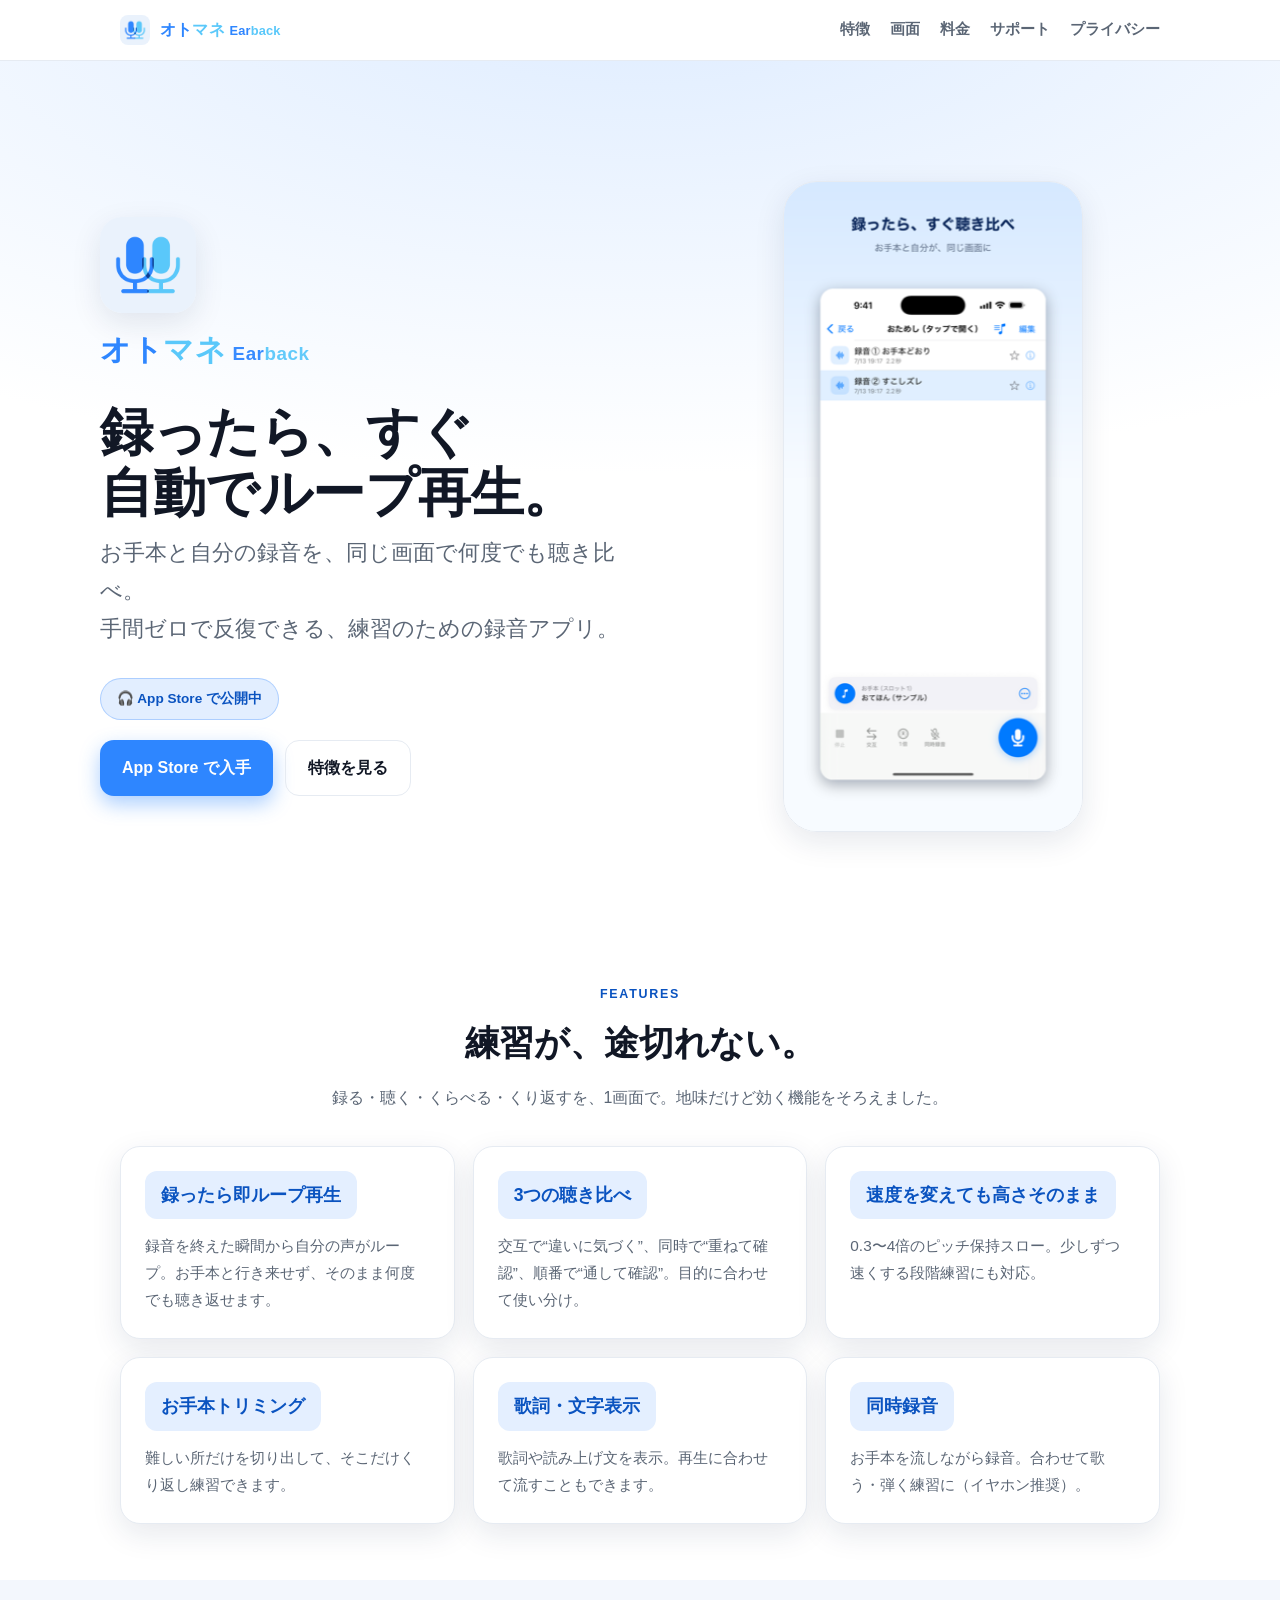
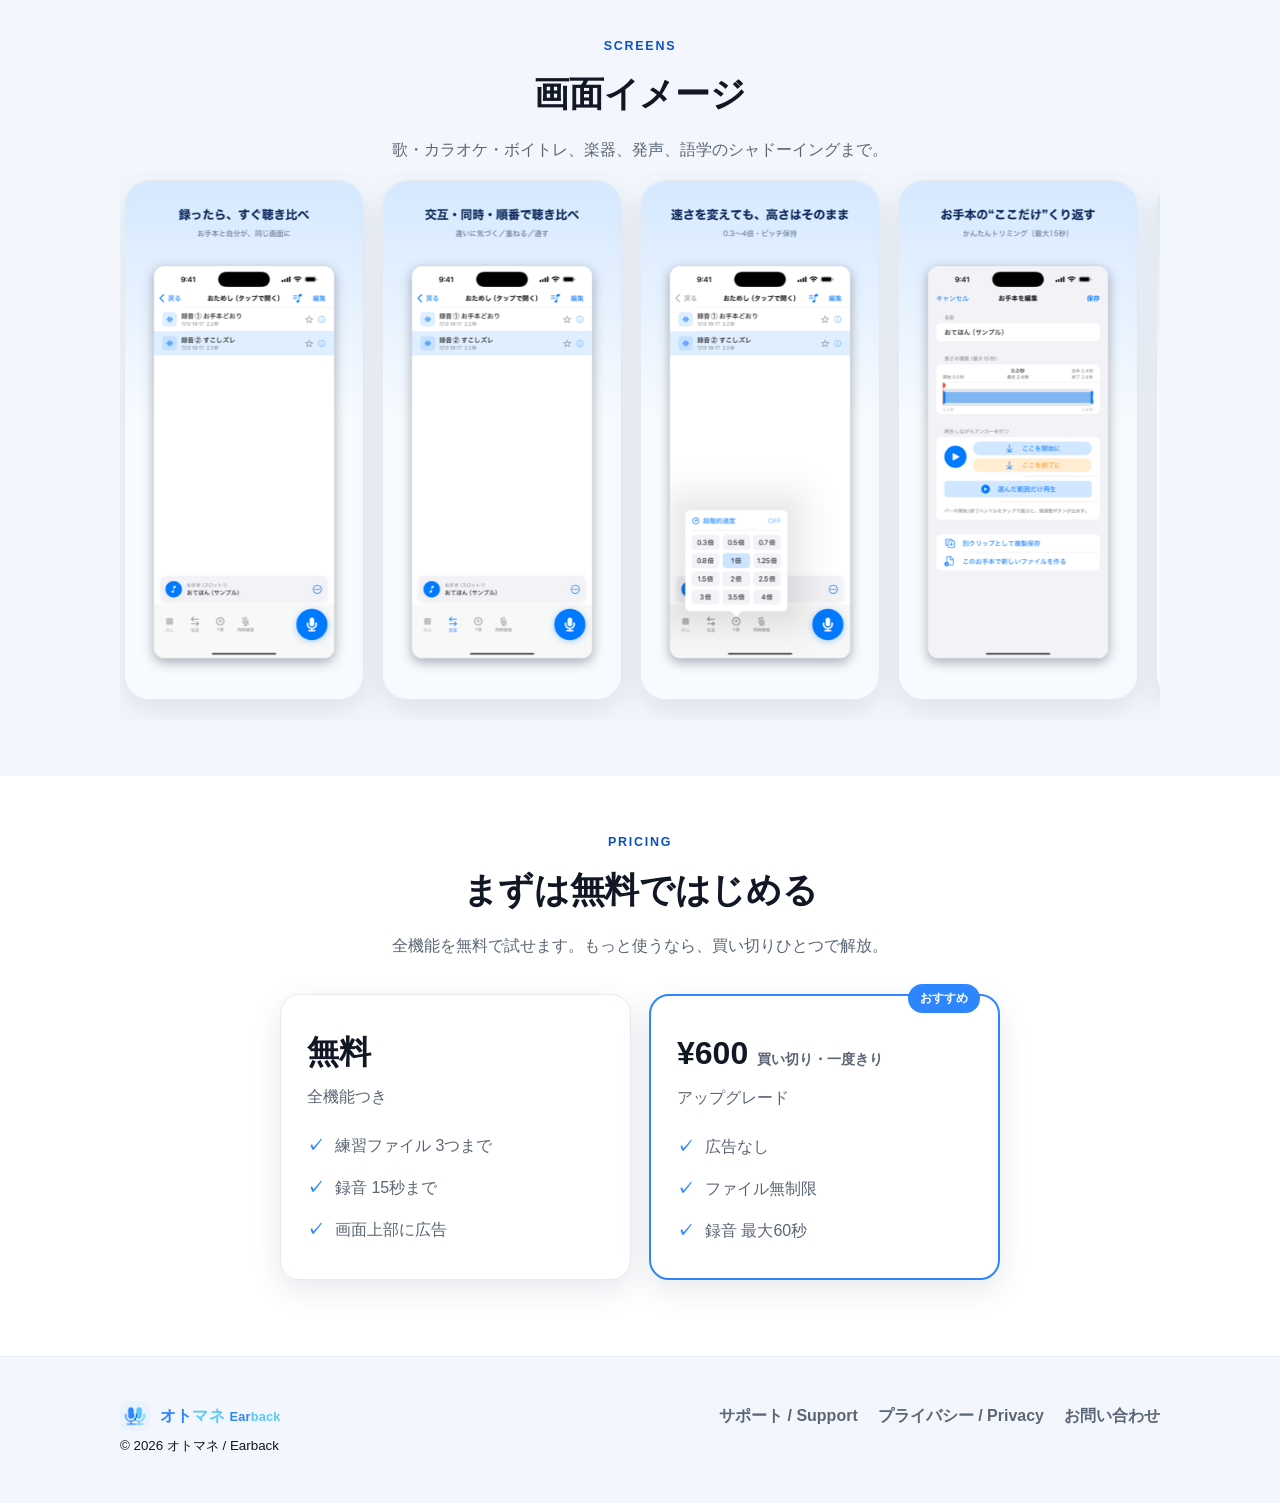
<file: index.html>
<!doctype html>
<html lang="ja">
<head>
<meta charset="utf-8">
<meta name="viewport" content="width=device-width, initial-scale=1">
<title>オトマネ / Earback — 録ったら、すぐ自動でループ再生</title>
<meta name="description" content="お手本と自分の録音を同じ画面で聴き比べて練習する録音アプリ。録音したらすぐ自動でループ再生。歌・楽器・語学の反復練習に。">
<link rel="icon" href="./assets/icon.png">
<link rel="stylesheet" href="./style.css">
</head>
<body>

<header class="nav">
  <div class="wrap row">
    <a class="brand" href="./index.html">
      <img src="./assets/icon.png" alt="オトマネ">
      <span><span class="wm-a">オト</span><span class="wm-b">マネ</span> <small><span class="wm-a">Ear</span><span class="wm-b">back</span></small></span>
    </a>
    <nav>
      <a href="#features">特徴</a>
      <a href="#shots">画面</a>
      <a href="#price">料金</a>
      <a href="./support.html">サポート</a>
      <a href="./privacy.html">プライバシー</a>
    </nav>
  </div>
</header>

<section class="hero">
  <div class="wrap grid">
    <div>
      <img class="appicon" src="./assets/icon.png" alt="オトマネ アイコン">
      <div class="hero-brand"><span class="wm-a">オト</span><span class="wm-b">マネ</span><small><span class="wm-a">Ear</span><span class="wm-b">back</span></small></div>
      <h1>録ったら、すぐ<br>自動でループ再生。</h1>
      <p class="lead">お手本と自分の録音を、同じ画面で何度でも聴き比べ。<br>手間ゼロで反復できる、練習のための録音アプリ。</p>
      <span class="pill">🎧 App Store で公開中</span>
      <div class="btnrow">
        <a class="btn" href="https://apps.apple.com/app/id6777748603">App Store で入手</a>
        <a class="btn ghost" href="#features">特徴を見る</a>
      </div>
    </div>
    <img class="phone" src="./assets/shots/shot1.png" alt="オトマネの画面">
  </div>
</section>

<section id="features">
  <div class="wrap center">
    <p class="eyebrow">Features</p>
    <h2 class="title">練習が、途切れない。</h2>
    <p class="sub">録る・聴く・くらべる・くり返すを、1画面で。地味だけど効く機能をそろえました。</p>
  </div>
  <div class="wrap feat">
    <div class="card"><h3>録ったら即ループ再生</h3><p>録音を終えた瞬間から自分の声がループ。お手本と行き来せず、そのまま何度でも聴き返せます。</p></div>
    <div class="card"><h3>3つの聴き比べ</h3><p>交互で“違いに気づく”、同時で“重ねて確認”、順番で“通して確認”。目的に合わせて使い分け。</p></div>
    <div class="card"><h3>速度を変えても高さそのまま</h3><p>0.3〜4倍のピッチ保持スロー。少しずつ速くする段階練習にも対応。</p></div>
    <div class="card"><h3>お手本トリミング</h3><p>難しい所だけを切り出して、そこだけくり返し練習できます。</p></div>
    <div class="card"><h3>歌詞・文字表示</h3><p>歌詞や読み上げ文を表示。再生に合わせて流すこともできます。</p></div>
    <div class="card"><h3>同時録音</h3><p>お手本を流しながら録音。合わせて歌う・弾く練習に（イヤホン推奨）。</p></div>
  </div>
</section>

<section id="shots" style="background:var(--bg-soft)">
  <div class="wrap center">
    <p class="eyebrow">Screens</p>
    <h2 class="title">画面イメージ</h2>
    <p class="sub">歌・カラオケ・ボイトレ、楽器、発声、語学のシャドーイングまで。</p>
  </div>
  <div class="wrap">
    <div class="gallery">
      <img src="./assets/shots/shot1.png" alt="聴き比べ画面">
      <img src="./assets/shots/shot2.png" alt="交互・同時・順番">
      <img src="./assets/shots/shot3.png" alt="速度変更">
      <img src="./assets/shots/shot4.png" alt="トリミング">
      <img src="./assets/shots/shot5.png" alt="文字表示">
      <img src="./assets/shots/shot6.png" alt="料金">
    </div>
  </div>
</section>

<section id="price">
  <div class="wrap center">
    <p class="eyebrow">Pricing</p>
    <h2 class="title">まずは無料ではじめる</h2>
    <p class="sub">全機能を無料で試せます。もっと使うなら、買い切りひとつで解放。</p>
  </div>
  <div class="wrap price">
    <div class="plan">
      <div class="amt">無料</div>
      <p style="color:var(--muted);margin:.2em 0 0">全機能つき</p>
      <ul>
        <li>練習ファイル 3つまで</li>
        <li>録音 15秒まで</li>
        <li>画面上部に広告</li>
      </ul>
    </div>
    <div class="plan best">
      <div class="amt">¥600 <span style="font-size:.9rem;color:var(--muted);font-weight:600">買い切り・一度きり</span></div>
      <p style="color:var(--muted);margin:.2em 0 0">アップグレード</p>
      <ul>
        <li>広告なし</li>
        <li>ファイル無制限</li>
        <li>録音 最大60秒</li>
      </ul>
    </div>
  </div>
</section>

<footer>
  <div class="wrap foot">
    <a class="brand" href="./index.html"><img src="./assets/icon.png" alt=""><span><span class="wm-a">オト</span><span class="wm-b">マネ</span> <small><span class="wm-a">Ear</span><span class="wm-b">back</span></small></span></a>
    <div class="links">
      <a href="./support.html">サポート / Support</a>
      <a href="./privacy.html">プライバシー / Privacy</a>
      <a href="mailto:rararastudioapp@gmail.com">お問い合わせ</a>
    </div>
  </div>
  <div class="wrap"><small>© 2026 オトマネ / Earback</small></div>
</footer>

</body>
</html>
</file>
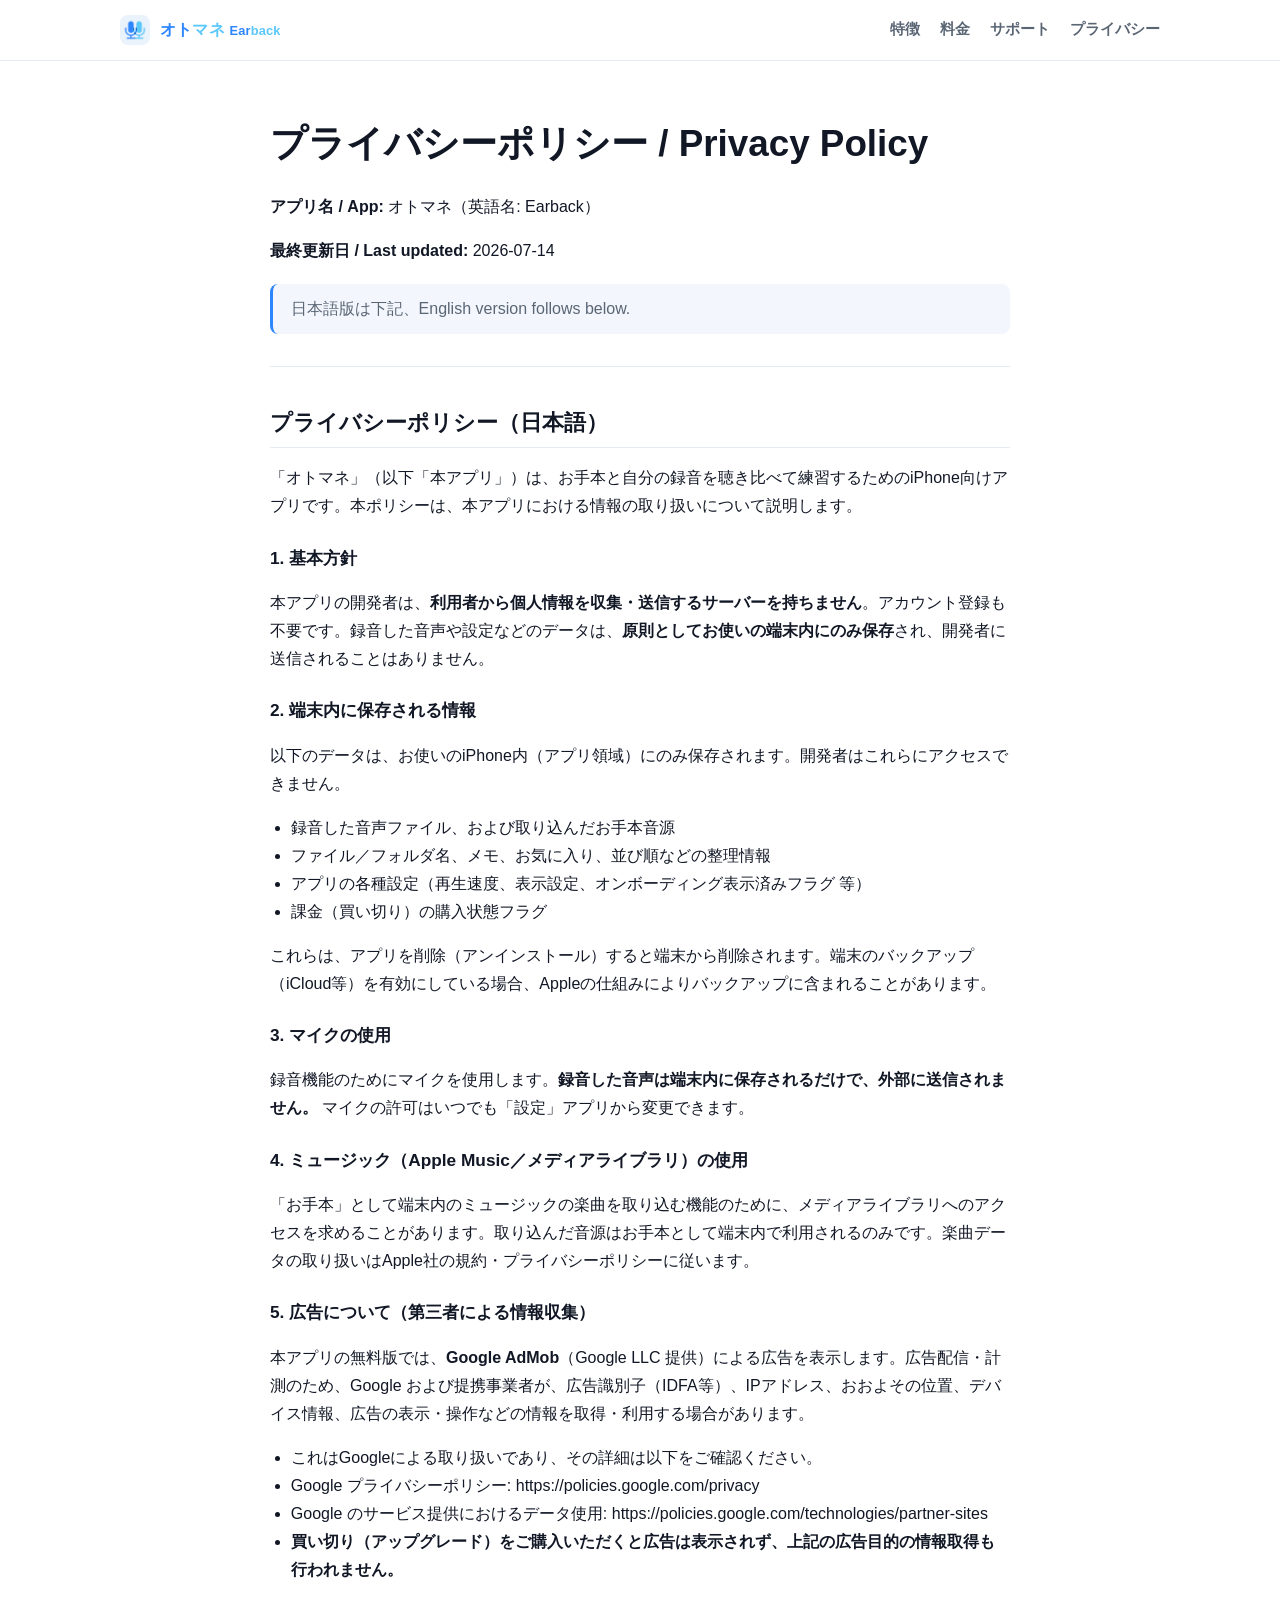
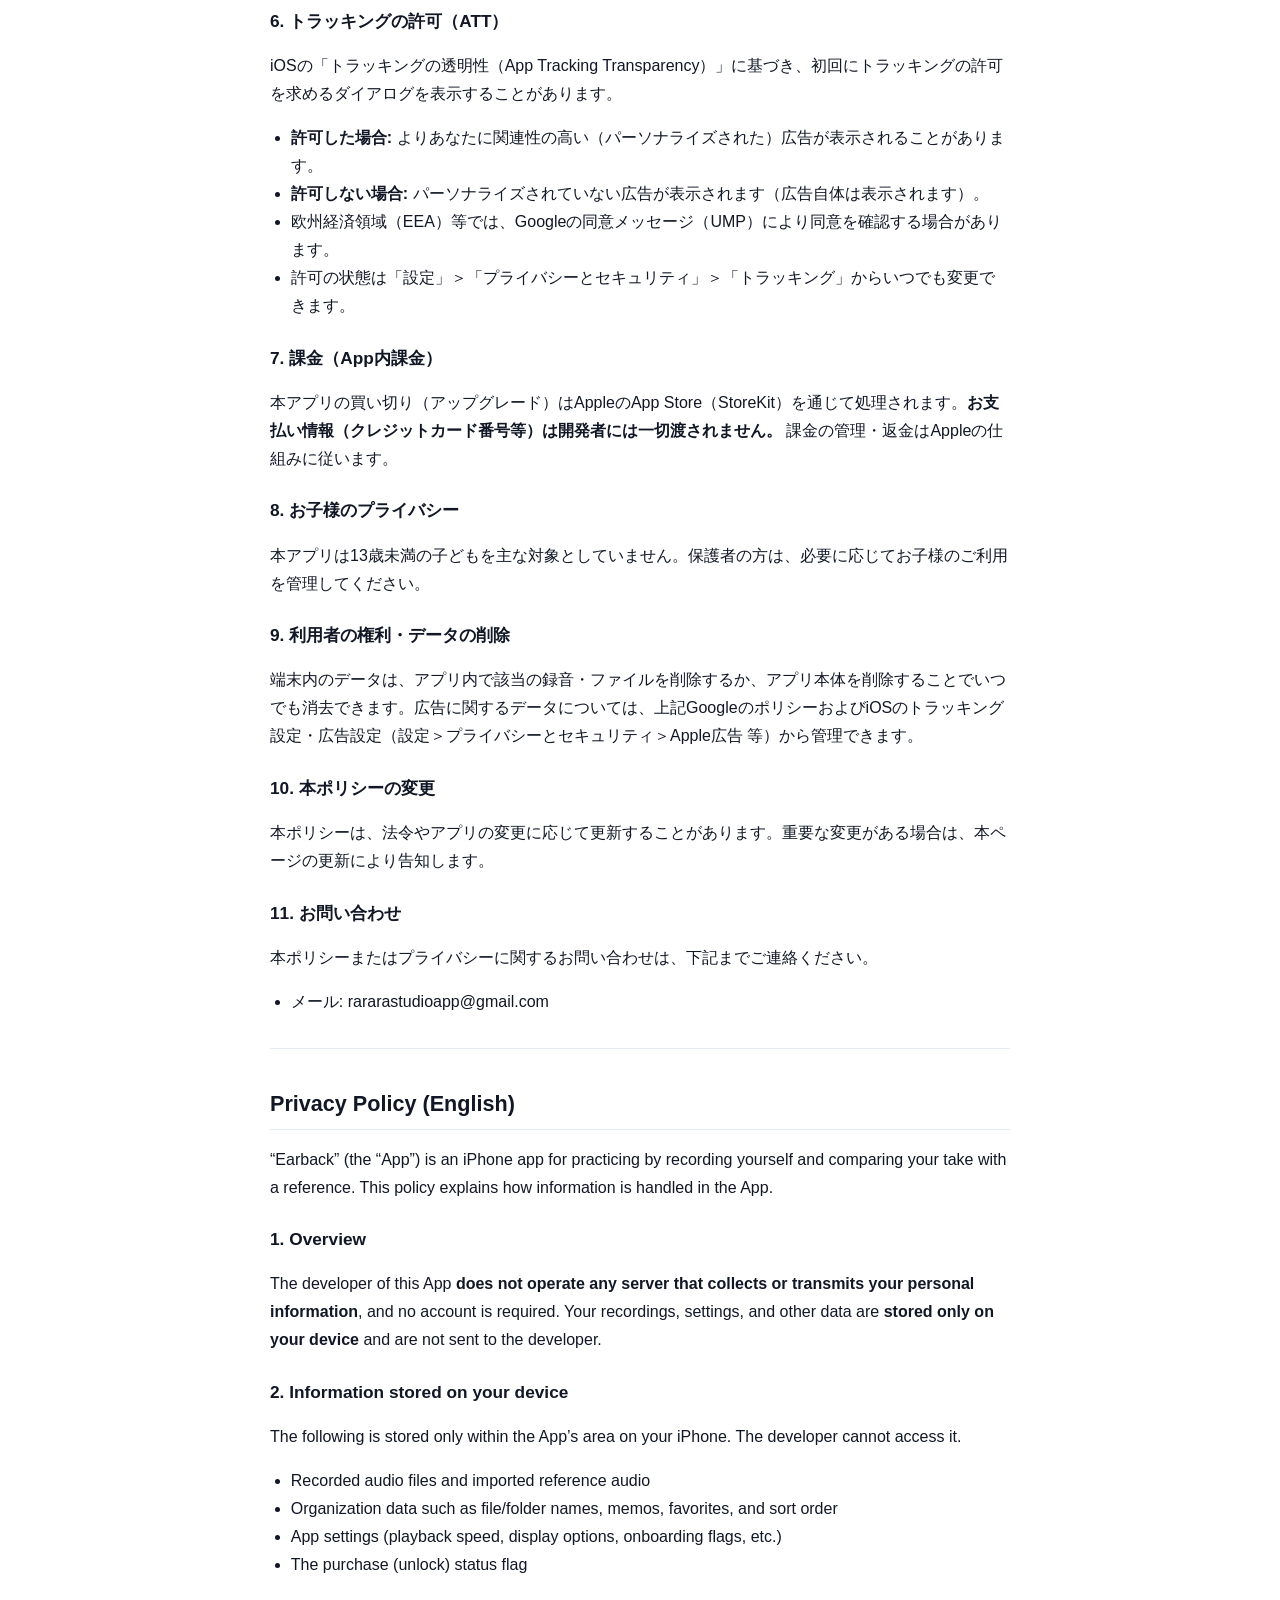
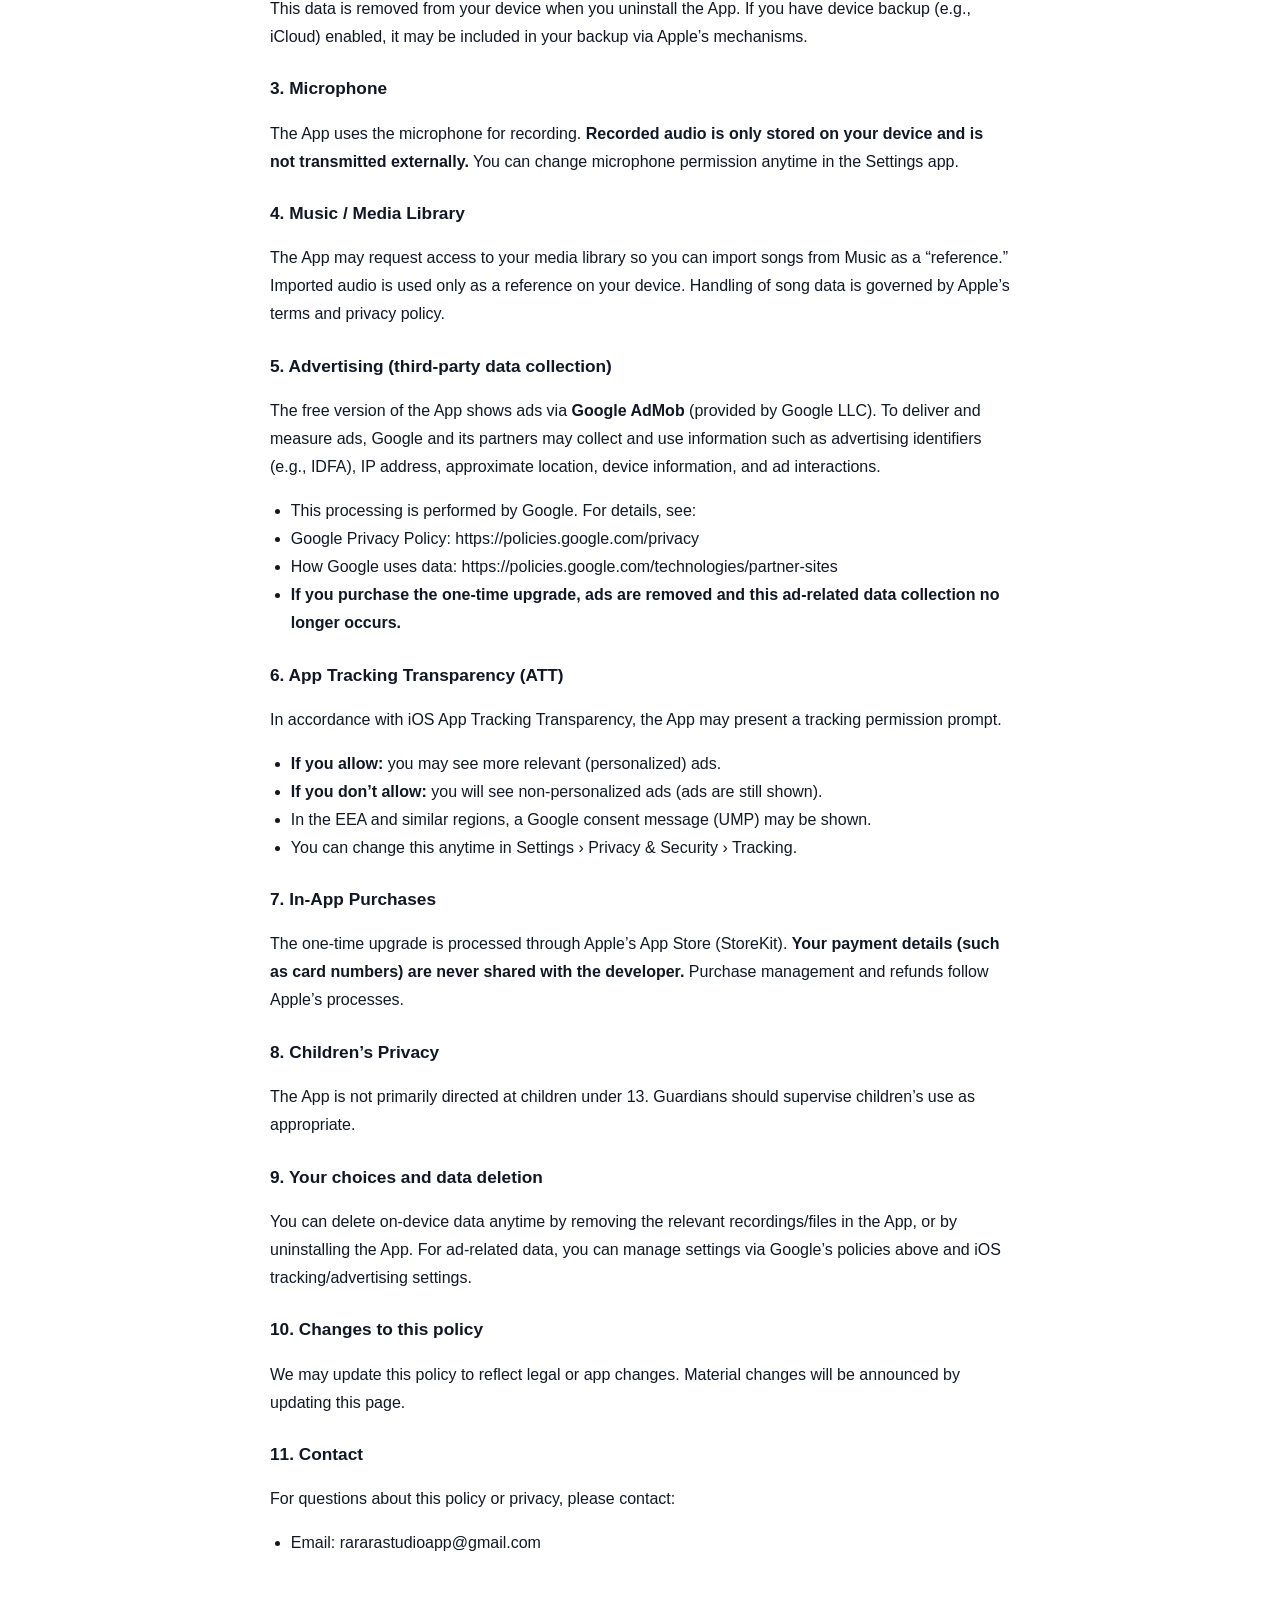
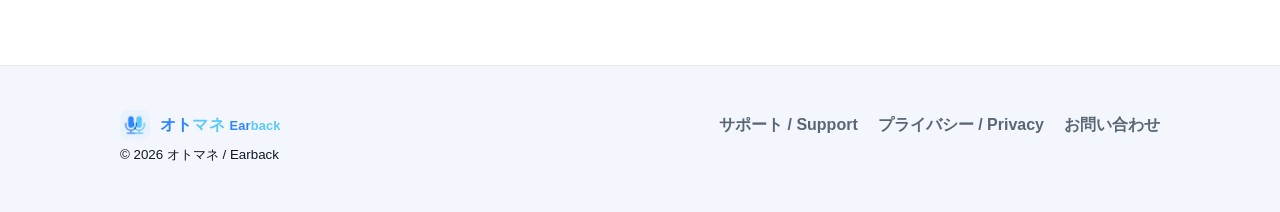
<file: privacy.html>
<!doctype html><html lang="ja"><head><meta charset="utf-8"><meta name="viewport" content="width=device-width, initial-scale=1"><title>プライバシーポリシー / Privacy Policy — オトマネ / Earback</title><meta name="description" content="オトマネ（Earback）のプライバシーポリシー"><link rel="icon" href="./assets/icon.png"><link rel="stylesheet" href="./style.css"></head><body>
<header class="nav"><div class="wrap row"><a class="brand" href="./index.html"><img src="./assets/icon.png" alt="オトマネ"><span><span class="wm-a">オト</span><span class="wm-b">マネ</span> <small><span class="wm-a">Ear</span><span class="wm-b">back</span></small></span></a><nav><a href="./index.html#features">特徴</a><a href="./index.html#price">料金</a><a href="./support.html">サポート</a><a href="./privacy.html">プライバシー</a></nav></div></header>
<main class="article"><div class="wrap prose">
<h1>プライバシーポリシー / Privacy Policy</h1>
<p><strong>アプリ名 / App:</strong> オトマネ（英語名: Earback）</p>
<p><strong>最終更新日 / Last updated:</strong> 2026-07-14</p>
<blockquote>日本語版は下記、English version follows below.</blockquote>
<hr>
<h2>プライバシーポリシー（日本語）</h2>
<p>「オトマネ」（以下「本アプリ」）は、お手本と自分の録音を聴き比べて練習するためのiPhone向けアプリです。本ポリシーは、本アプリにおける情報の取り扱いについて説明します。</p>
<h3>1. 基本方針</h3>
<p>本アプリの開発者は、<strong>利用者から個人情報を収集・送信するサーバーを持ちません</strong>。アカウント登録も不要です。録音した音声や設定などのデータは、<strong>原則としてお使いの端末内にのみ保存</strong>され、開発者に送信されることはありません。</p>
<h3>2. 端末内に保存される情報</h3>
<p>以下のデータは、お使いのiPhone内（アプリ領域）にのみ保存されます。開発者はこれらにアクセスできません。</p>
<ul>
<li>録音した音声ファイル、および取り込んだお手本音源</li>
<li>ファイル／フォルダ名、メモ、お気に入り、並び順などの整理情報</li>
<li>アプリの各種設定（再生速度、表示設定、オンボーディング表示済みフラグ 等）</li>
<li>課金（買い切り）の購入状態フラグ</li>
</ul>
<p>これらは、アプリを削除（アンインストール）すると端末から削除されます。端末のバックアップ（iCloud等）を有効にしている場合、Appleの仕組みによりバックアップに含まれることがあります。</p>
<h3>3. マイクの使用</h3>
<p>録音機能のためにマイクを使用します。<strong>録音した音声は端末内に保存されるだけで、外部に送信されません。</strong> マイクの許可はいつでも「設定」アプリから変更できます。</p>
<h3>4. ミュージック（Apple Music／メディアライブラリ）の使用</h3>
<p>「お手本」として端末内のミュージックの楽曲を取り込む機能のために、メディアライブラリへのアクセスを求めることがあります。取り込んだ音源はお手本として端末内で利用されるのみです。楽曲データの取り扱いはApple社の規約・プライバシーポリシーに従います。</p>
<h3>5. 広告について（第三者による情報収集）</h3>
<p>本アプリの無料版では、<strong>Google AdMob</strong>（Google LLC 提供）による広告を表示します。広告配信・計測のため、Google および提携事業者が、広告識別子（IDFA等）、IPアドレス、おおよその位置、デバイス情報、広告の表示・操作などの情報を取得・利用する場合があります。</p>
<ul>
<li>これはGoogleによる取り扱いであり、その詳細は以下をご確認ください。</li>
<li>Google プライバシーポリシー: https://policies.google.com/privacy</li>
<li>Google のサービス提供におけるデータ使用: https://policies.google.com/technologies/partner-sites</li>
<li><strong>買い切り（アップグレード）をご購入いただくと広告は表示されず、上記の広告目的の情報取得も行われません。</strong></li>
</ul>
<h3>6. トラッキングの許可（ATT）</h3>
<p>iOSの「トラッキングの透明性（App Tracking Transparency）」に基づき、初回にトラッキングの許可を求めるダイアログを表示することがあります。</p>
<ul>
<li><strong>許可した場合:</strong> よりあなたに関連性の高い（パーソナライズされた）広告が表示されることがあります。</li>
<li><strong>許可しない場合:</strong> パーソナライズされていない広告が表示されます（広告自体は表示されます）。</li>
<li>欧州経済領域（EEA）等では、Googleの同意メッセージ（UMP）により同意を確認する場合があります。</li>
<li>許可の状態は「設定」＞「プライバシーとセキュリティ」＞「トラッキング」からいつでも変更できます。</li>
</ul>
<h3>7. 課金（App内課金）</h3>
<p>本アプリの買い切り（アップグレード）はAppleのApp Store（StoreKit）を通じて処理されます。<strong>お支払い情報（クレジットカード番号等）は開発者には一切渡されません。</strong> 課金の管理・返金はAppleの仕組みに従います。</p>
<h3>8. お子様のプライバシー</h3>
<p>本アプリは13歳未満の子どもを主な対象としていません。保護者の方は、必要に応じてお子様のご利用を管理してください。</p>
<h3>9. 利用者の権利・データの削除</h3>
<p>端末内のデータは、アプリ内で該当の録音・ファイルを削除するか、アプリ本体を削除することでいつでも消去できます。広告に関するデータについては、上記GoogleのポリシーおよびiOSのトラッキング設定・広告設定（設定＞プライバシーとセキュリティ＞Apple広告 等）から管理できます。</p>
<h3>10. 本ポリシーの変更</h3>
<p>本ポリシーは、法令やアプリの変更に応じて更新することがあります。重要な変更がある場合は、本ページの更新により告知します。</p>
<h3>11. お問い合わせ</h3>
<p>本ポリシーまたはプライバシーに関するお問い合わせは、下記までご連絡ください。</p>
<ul>
<li>メール: rararastudioapp@gmail.com</li>
</ul>
<hr>
<h2>Privacy Policy (English)</h2>
<p>“Earback” (the “App”) is an iPhone app for practicing by recording yourself and comparing your take with a reference. This policy explains how information is handled in the App.</p>
<h3>1. Overview</h3>
<p>The developer of this App <strong>does not operate any server that collects or transmits your personal information</strong>, and no account is required. Your recordings, settings, and other data are <strong>stored only on your device</strong> and are not sent to the developer.</p>
<h3>2. Information stored on your device</h3>
<p>The following is stored only within the App’s area on your iPhone. The developer cannot access it.</p>
<ul>
<li>Recorded audio files and imported reference audio</li>
<li>Organization data such as file/folder names, memos, favorites, and sort order</li>
<li>App settings (playback speed, display options, onboarding flags, etc.)</li>
<li>The purchase (unlock) status flag</li>
</ul>
<p>This data is removed from your device when you uninstall the App. If you have device backup (e.g., iCloud) enabled, it may be included in your backup via Apple’s mechanisms.</p>
<h3>3. Microphone</h3>
<p>The App uses the microphone for recording. <strong>Recorded audio is only stored on your device and is not transmitted externally.</strong> You can change microphone permission anytime in the Settings app.</p>
<h3>4. Music / Media Library</h3>
<p>The App may request access to your media library so you can import songs from Music as a “reference.” Imported audio is used only as a reference on your device. Handling of song data is governed by Apple’s terms and privacy policy.</p>
<h3>5. Advertising (third-party data collection)</h3>
<p>The free version of the App shows ads via <strong>Google AdMob</strong> (provided by Google LLC). To deliver and measure ads, Google and its partners may collect and use information such as advertising identifiers (e.g., IDFA), IP address, approximate location, device information, and ad interactions.</p>
<ul>
<li>This processing is performed by Google. For details, see:</li>
<li>Google Privacy Policy: https://policies.google.com/privacy</li>
<li>How Google uses data: https://policies.google.com/technologies/partner-sites</li>
<li><strong>If you purchase the one-time upgrade, ads are removed and this ad-related data collection no longer occurs.</strong></li>
</ul>
<h3>6. App Tracking Transparency (ATT)</h3>
<p>In accordance with iOS App Tracking Transparency, the App may present a tracking permission prompt.</p>
<ul>
<li><strong>If you allow:</strong> you may see more relevant (personalized) ads.</li>
<li><strong>If you don’t allow:</strong> you will see non-personalized ads (ads are still shown).</li>
<li>In the EEA and similar regions, a Google consent message (UMP) may be shown.</li>
<li>You can change this anytime in Settings › Privacy &amp; Security › Tracking.</li>
</ul>
<h3>7. In-App Purchases</h3>
<p>The one-time upgrade is processed through Apple’s App Store (StoreKit). <strong>Your payment details (such as card numbers) are never shared with the developer.</strong> Purchase management and refunds follow Apple’s processes.</p>
<h3>8. Children’s Privacy</h3>
<p>The App is not primarily directed at children under 13. Guardians should supervise children’s use as appropriate.</p>
<h3>9. Your choices and data deletion</h3>
<p>You can delete on-device data anytime by removing the relevant recordings/files in the App, or by uninstalling the App. For ad-related data, you can manage settings via Google’s policies above and iOS tracking/advertising settings.</p>
<h3>10. Changes to this policy</h3>
<p>We may update this policy to reflect legal or app changes. Material changes will be announced by updating this page.</p>
<h3>11. Contact</h3>
<p>For questions about this policy or privacy, please contact:</p>
<ul>
<li>Email: rararastudioapp@gmail.com</li>
</ul>
</div></main>
<footer><div class="wrap foot"><a class="brand" href="./index.html"><img src="./assets/icon.png" alt=""><span><span class="wm-a">オト</span><span class="wm-b">マネ</span> <small><span class="wm-a">Ear</span><span class="wm-b">back</span></small></span></a><div class="links"><a href="./support.html">サポート / Support</a><a href="./privacy.html">プライバシー / Privacy</a><a href="mailto:rararastudioapp@gmail.com">お問い合わせ</a></div></div><div class="wrap"><small>© 2026 オトマネ / Earback</small></div></footer>
</body></html>
</file>
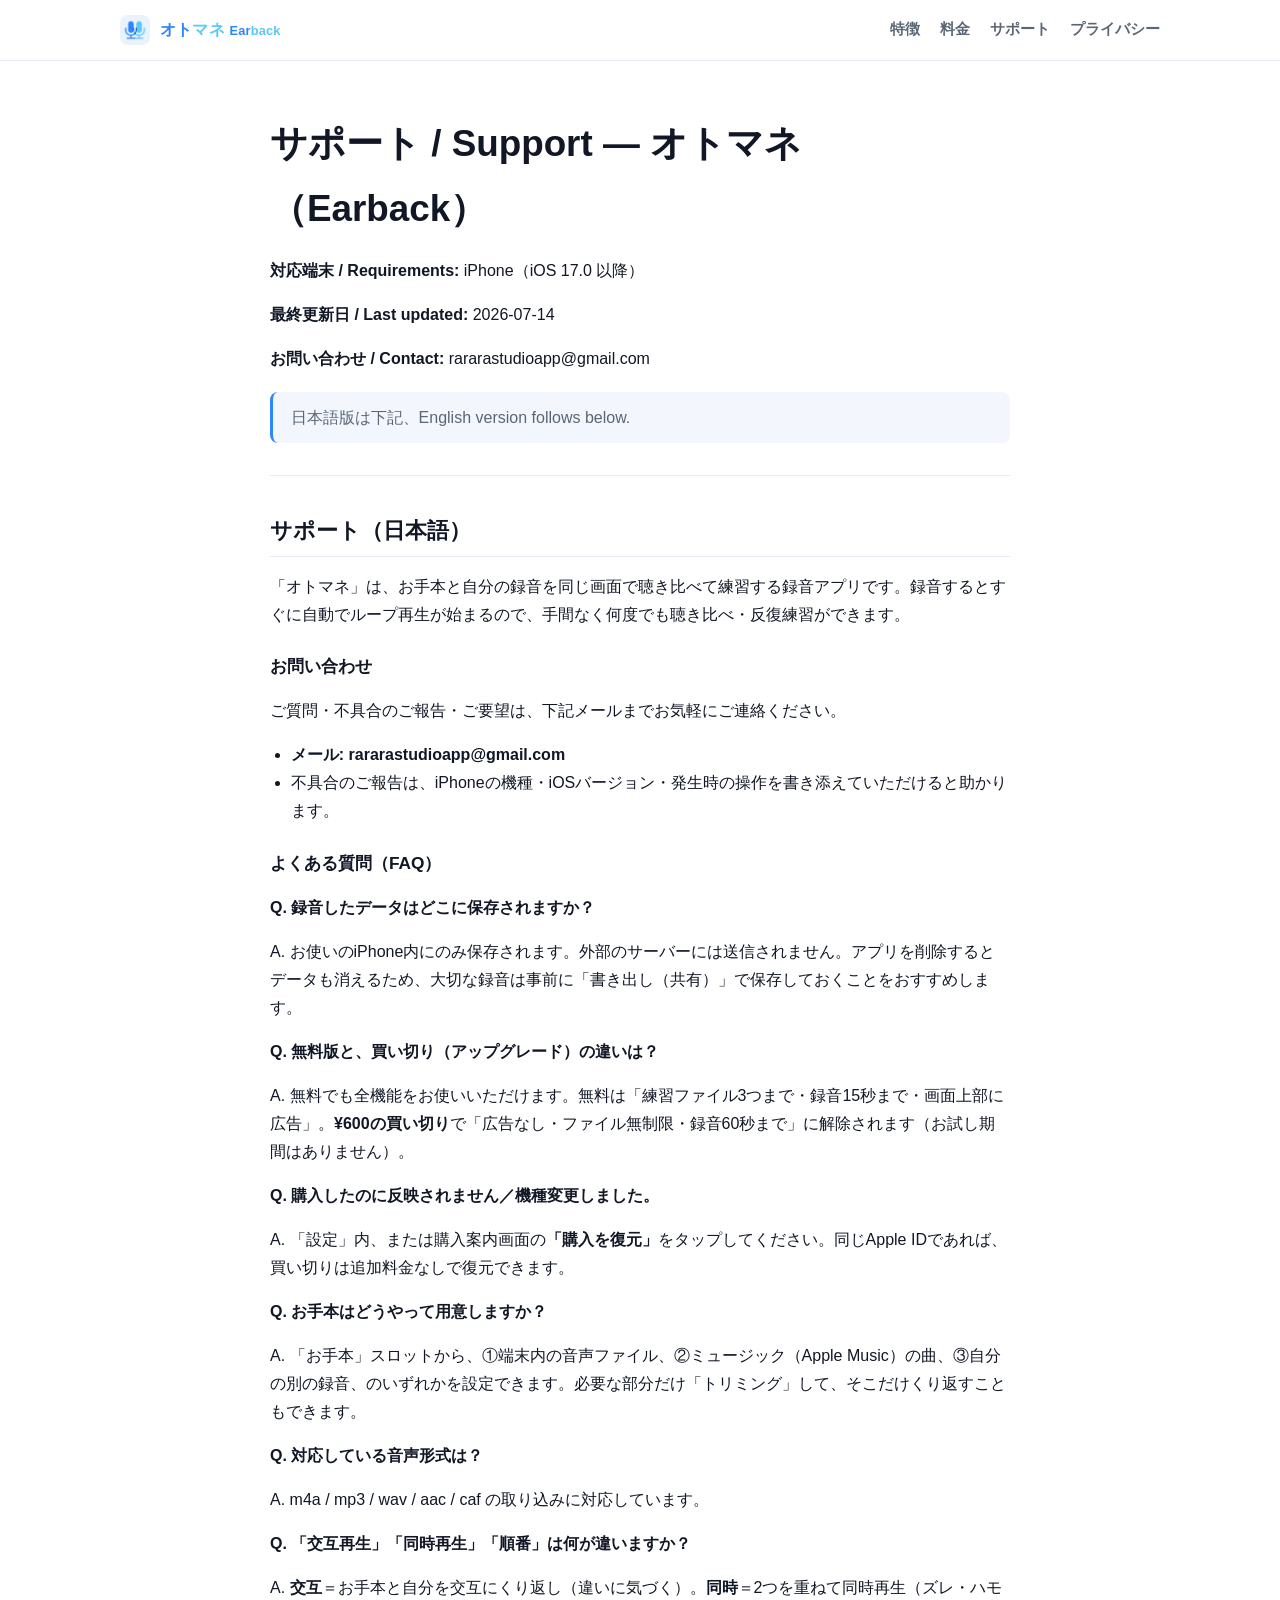
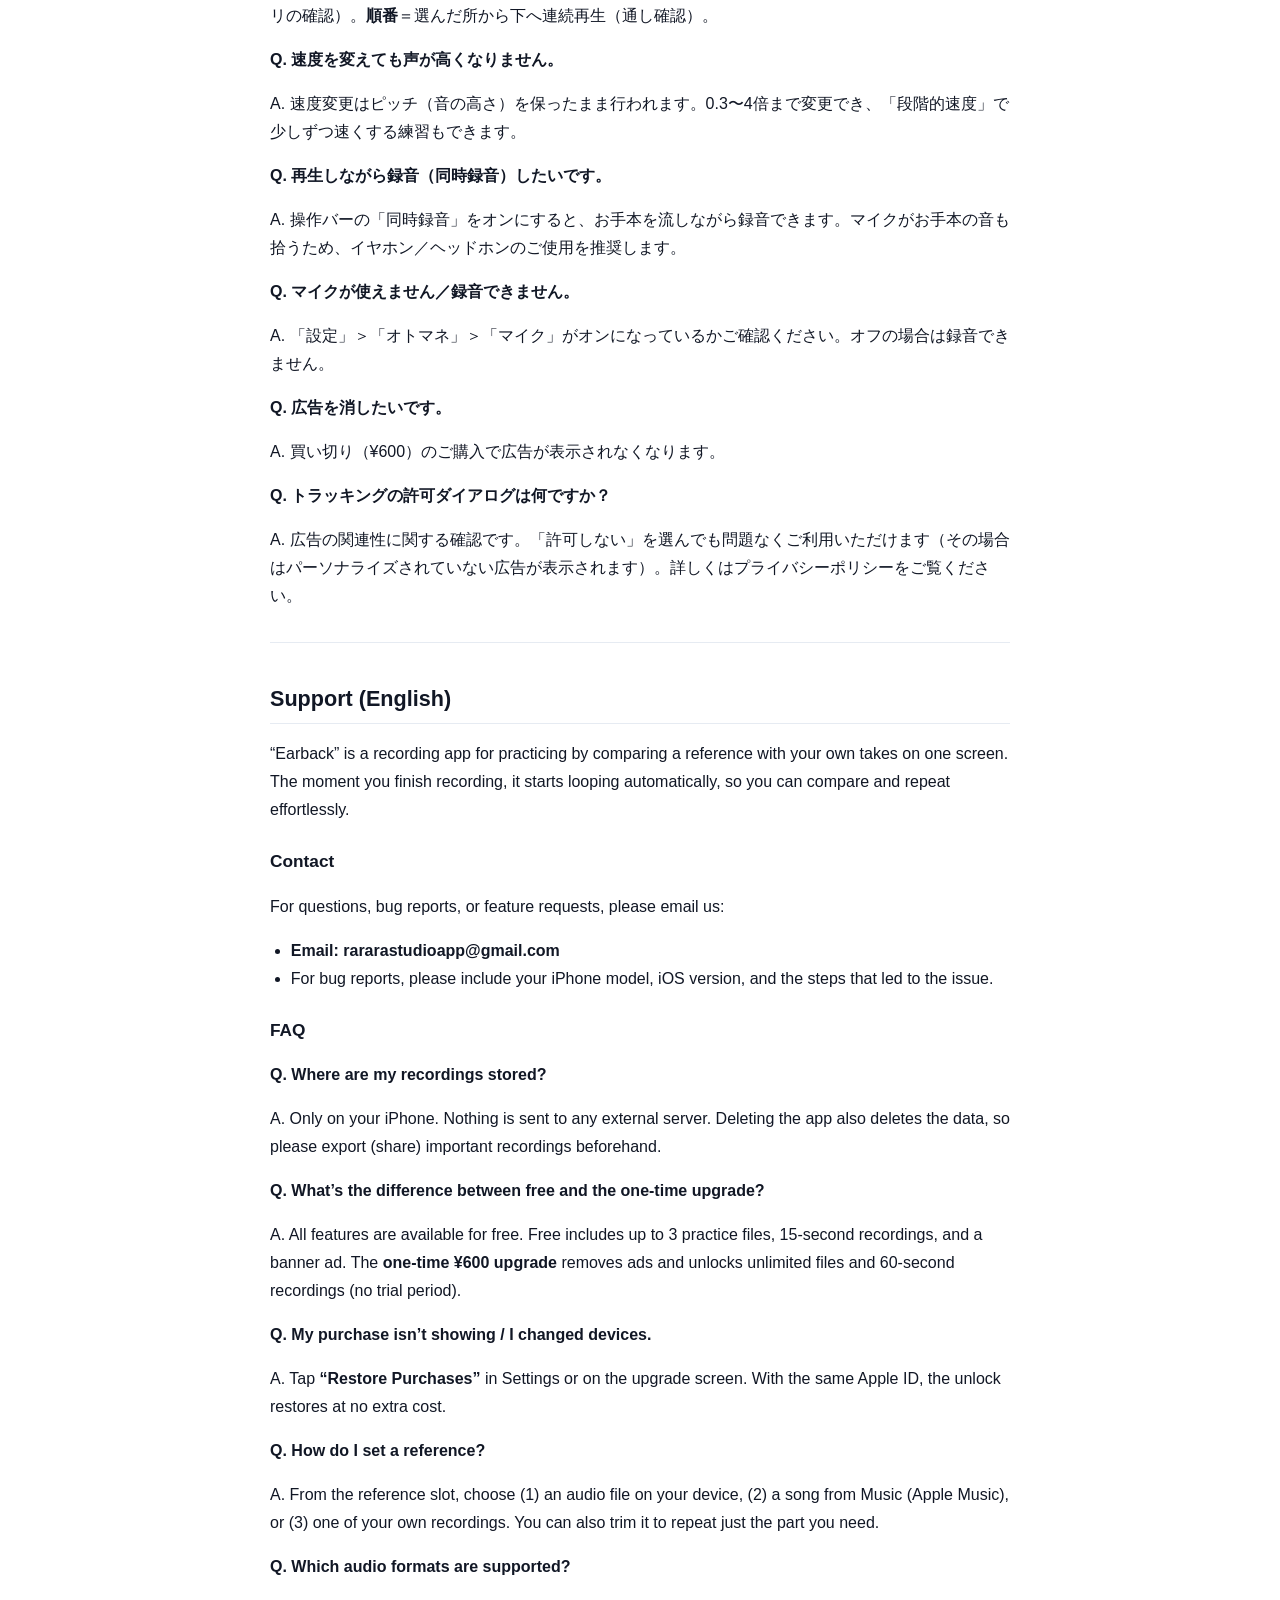
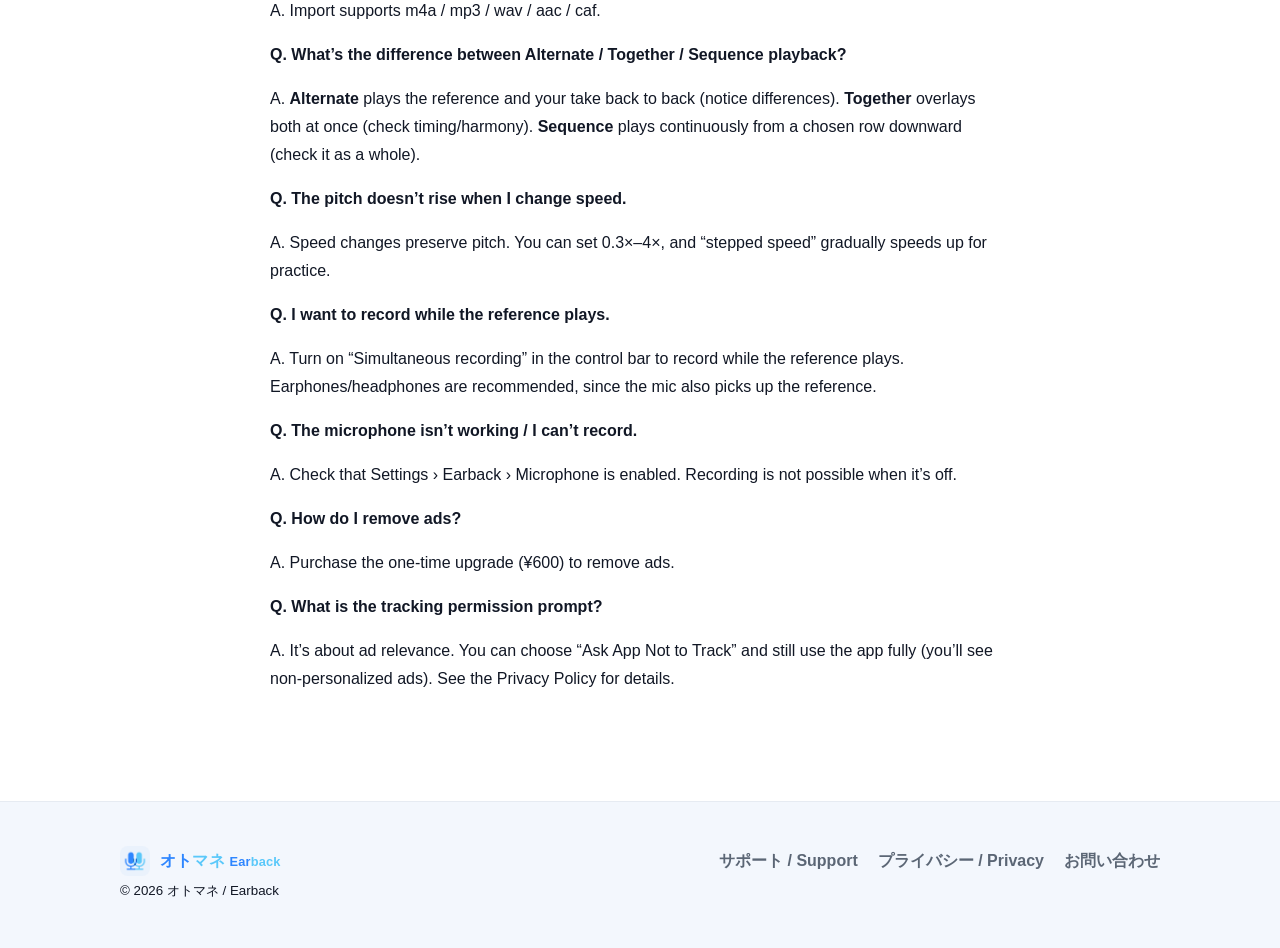
<file: support.html>
<!doctype html><html lang="ja"><head><meta charset="utf-8"><meta name="viewport" content="width=device-width, initial-scale=1"><title>サポート / Support — オトマネ / Earback</title><meta name="description" content="オトマネ（Earback）のサポート・よくある質問"><link rel="icon" href="./assets/icon.png"><link rel="stylesheet" href="./style.css"></head><body>
<header class="nav"><div class="wrap row"><a class="brand" href="./index.html"><img src="./assets/icon.png" alt="オトマネ"><span><span class="wm-a">オト</span><span class="wm-b">マネ</span> <small><span class="wm-a">Ear</span><span class="wm-b">back</span></small></span></a><nav><a href="./index.html#features">特徴</a><a href="./index.html#price">料金</a><a href="./support.html">サポート</a><a href="./privacy.html">プライバシー</a></nav></div></header>
<main class="article"><div class="wrap prose">
<h1>サポート / Support — オトマネ（Earback）</h1>
<p><strong>対応端末 / Requirements:</strong> iPhone（iOS 17.0 以降）</p>
<p><strong>最終更新日 / Last updated:</strong> 2026-07-14</p>
<p><strong>お問い合わせ / Contact:</strong> rararastudioapp@gmail.com</p>
<blockquote>日本語版は下記、English version follows below.</blockquote>
<hr>
<h2>サポート（日本語）</h2>
<p>「オトマネ」は、お手本と自分の録音を同じ画面で聴き比べて練習する録音アプリです。録音するとすぐに自動でループ再生が始まるので、手間なく何度でも聴き比べ・反復練習ができます。</p>
<h3>お問い合わせ</h3>
<p>ご質問・不具合のご報告・ご要望は、下記メールまでお気軽にご連絡ください。</p>
<ul>
<li><strong>メール: rararastudioapp@gmail.com</strong></li>
<li>不具合のご報告は、iPhoneの機種・iOSバージョン・発生時の操作を書き添えていただけると助かります。</li>
</ul>
<h3>よくある質問（FAQ）</h3>
<p><strong>Q. 録音したデータはどこに保存されますか？</strong></p>
<p>A. お使いのiPhone内にのみ保存されます。外部のサーバーには送信されません。アプリを削除するとデータも消えるため、大切な録音は事前に「書き出し（共有）」で保存しておくことをおすすめします。</p>
<p><strong>Q. 無料版と、買い切り（アップグレード）の違いは？</strong></p>
<p>A. 無料でも全機能をお使いいただけます。無料は「練習ファイル3つまで・録音15秒まで・画面上部に広告」。<strong>¥600の買い切り</strong>で「広告なし・ファイル無制限・録音60秒まで」に解除されます（お試し期間はありません）。</p>
<p><strong>Q. 購入したのに反映されません／機種変更しました。</strong></p>
<p>A. 「設定」内、または購入案内画面の<strong>「購入を復元」</strong>をタップしてください。同じApple IDであれば、買い切りは追加料金なしで復元できます。</p>
<p><strong>Q. お手本はどうやって用意しますか？</strong></p>
<p>A. 「お手本」スロットから、①端末内の音声ファイル、②ミュージック（Apple Music）の曲、③自分の別の録音、のいずれかを設定できます。必要な部分だけ「トリミング」して、そこだけくり返すこともできます。</p>
<p><strong>Q. 対応している音声形式は？</strong></p>
<p>A. m4a / mp3 / wav / aac / caf の取り込みに対応しています。</p>
<p><strong>Q. 「交互再生」「同時再生」「順番」は何が違いますか？</strong></p>
<p>A. <strong>交互</strong>＝お手本と自分を交互にくり返し（違いに気づく）。<strong>同時</strong>＝2つを重ねて同時再生（ズレ・ハモリの確認）。<strong>順番</strong>＝選んだ所から下へ連続再生（通し確認）。</p>
<p><strong>Q. 速度を変えても声が高くなりません。</strong></p>
<p>A. 速度変更はピッチ（音の高さ）を保ったまま行われます。0.3〜4倍まで変更でき、「段階的速度」で少しずつ速くする練習もできます。</p>
<p><strong>Q. 再生しながら録音（同時録音）したいです。</strong></p>
<p>A. 操作バーの「同時録音」をオンにすると、お手本を流しながら録音できます。マイクがお手本の音も拾うため、イヤホン／ヘッドホンのご使用を推奨します。</p>
<p><strong>Q. マイクが使えません／録音できません。</strong></p>
<p>A. 「設定」＞「オトマネ」＞「マイク」がオンになっているかご確認ください。オフの場合は録音できません。</p>
<p><strong>Q. 広告を消したいです。</strong></p>
<p>A. 買い切り（¥600）のご購入で広告が表示されなくなります。</p>
<p><strong>Q. トラッキングの許可ダイアログは何ですか？</strong></p>
<p>A. 広告の関連性に関する確認です。「許可しない」を選んでも問題なくご利用いただけます（その場合はパーソナライズされていない広告が表示されます）。詳しくはプライバシーポリシーをご覧ください。</p>
<hr>
<h2>Support (English)</h2>
<p>“Earback” is a recording app for practicing by comparing a reference with your own takes on one screen. The moment you finish recording, it starts looping automatically, so you can compare and repeat effortlessly.</p>
<h3>Contact</h3>
<p>For questions, bug reports, or feature requests, please email us:</p>
<ul>
<li><strong>Email: rararastudioapp@gmail.com</strong></li>
<li>For bug reports, please include your iPhone model, iOS version, and the steps that led to the issue.</li>
</ul>
<h3>FAQ</h3>
<p><strong>Q. Where are my recordings stored?</strong></p>
<p>A. Only on your iPhone. Nothing is sent to any external server. Deleting the app also deletes the data, so please export (share) important recordings beforehand.</p>
<p><strong>Q. What’s the difference between free and the one-time upgrade?</strong></p>
<p>A. All features are available for free. Free includes up to 3 practice files, 15-second recordings, and a banner ad. The <strong>one-time ¥600 upgrade</strong> removes ads and unlocks unlimited files and 60-second recordings (no trial period).</p>
<p><strong>Q. My purchase isn’t showing / I changed devices.</strong></p>
<p>A. Tap <strong>“Restore Purchases”</strong> in Settings or on the upgrade screen. With the same Apple ID, the unlock restores at no extra cost.</p>
<p><strong>Q. How do I set a reference?</strong></p>
<p>A. From the reference slot, choose (1) an audio file on your device, (2) a song from Music (Apple Music), or (3) one of your own recordings. You can also trim it to repeat just the part you need.</p>
<p><strong>Q. Which audio formats are supported?</strong></p>
<p>A. Import supports m4a / mp3 / wav / aac / caf.</p>
<p><strong>Q. What’s the difference between Alternate / Together / Sequence playback?</strong></p>
<p>A. <strong>Alternate</strong> plays the reference and your take back to back (notice differences). <strong>Together</strong> overlays both at once (check timing/harmony). <strong>Sequence</strong> plays continuously from a chosen row downward (check it as a whole).</p>
<p><strong>Q. The pitch doesn’t rise when I change speed.</strong></p>
<p>A. Speed changes preserve pitch. You can set 0.3×–4×, and “stepped speed” gradually speeds up for practice.</p>
<p><strong>Q. I want to record while the reference plays.</strong></p>
<p>A. Turn on “Simultaneous recording” in the control bar to record while the reference plays. Earphones/headphones are recommended, since the mic also picks up the reference.</p>
<p><strong>Q. The microphone isn’t working / I can’t record.</strong></p>
<p>A. Check that Settings › Earback › Microphone is enabled. Recording is not possible when it’s off.</p>
<p><strong>Q. How do I remove ads?</strong></p>
<p>A. Purchase the one-time upgrade (¥600) to remove ads.</p>
<p><strong>Q. What is the tracking permission prompt?</strong></p>
<p>A. It’s about ad relevance. You can choose “Ask App Not to Track” and still use the app fully (you’ll see non-personalized ads). See the Privacy Policy for details.</p>
</div></main>
<footer><div class="wrap foot"><a class="brand" href="./index.html"><img src="./assets/icon.png" alt=""><span><span class="wm-a">オト</span><span class="wm-b">マネ</span> <small><span class="wm-a">Ear</span><span class="wm-b">back</span></small></span></a><div class="links"><a href="./support.html">サポート / Support</a><a href="./privacy.html">プライバシー / Privacy</a><a href="mailto:rararastudioapp@gmail.com">お問い合わせ</a></div></div><div class="wrap"><small>© 2026 オトマネ / Earback</small></div></footer>
</body></html>
</file>
<file: style.css>
:root{
  --accent:#2E86FF; --accent-2:#1E90FF; --accent-ink:#0a53c0;
  --ink:#111725; --muted:#5b6675; --bg:#ffffff; --bg-soft:#f3f7fd;
  --card:#ffffff; --border:#e6ebf2; --shadow:0 10px 30px rgba(20,40,80,.10);
  --radius:20px; --maxw:1080px;
}
@media (prefers-color-scheme:dark){
  :root{--ink:#eef2f8; --muted:#9aa6b6; --bg:#0b0e14; --bg-soft:#0f141d;
    --card:#141a24; --border:#232b38; --shadow:0 12px 34px rgba(0,0,0,.5);}
}
*{box-sizing:border-box}
html{scroll-behavior:smooth}
body{margin:0;font-family:-apple-system,BlinkMacSystemFont,"Hiragino Sans","Helvetica Neue",Arial,sans-serif;
  color:var(--ink);background:var(--bg);line-height:1.75;-webkit-font-smoothing:antialiased}
a{color:var(--accent-ink);text-decoration:none}
a:hover{text-decoration:underline}
.wrap{max-width:var(--maxw);margin:0 auto;padding:0 20px}
.center{text-align:center}

/* nav */
header.nav{position:sticky;top:0;z-index:20;backdrop-filter:saturate(180%) blur(14px);
  background:color-mix(in srgb,var(--bg) 82%,transparent);border-bottom:1px solid var(--border)}
.nav .row{display:flex;align-items:center;gap:18px;height:60px}
.brand{display:flex;align-items:center;gap:10px;font-weight:800;letter-spacing:.2px}
.brand img{width:30px;height:30px;border-radius:8px}
.brand small{font-weight:600;color:var(--muted);font-size:.8rem}
.nav nav{margin-left:auto;display:flex;gap:20px;font-size:.92rem;font-weight:600}
.nav nav a{color:var(--muted)}
.nav nav a:hover{color:var(--ink);text-decoration:none}
@media(max-width:640px){.nav nav{display:none}}

/* hero */
.hero{position:relative;overflow:hidden;
  background:radial-gradient(1200px 500px at 50% -10%,color-mix(in srgb,var(--accent) 16%,var(--bg)),var(--bg))}
.hero .grid{display:grid;grid-template-columns:1.05fr .95fr;gap:40px;align-items:center;padding:64px 0 40px}
@media(max-width:820px){.hero .grid{grid-template-columns:1fr;text-align:center;padding:44px 0 20px}}
.appicon{width:96px;height:96px;border-radius:22px;box-shadow:var(--shadow);display:block}
@media(max-width:820px){.appicon{margin:0 auto}}
.hero h1{font-size:clamp(2.1rem,5vw,3.3rem);line-height:1.15;margin:.5em 0 .2em;letter-spacing:-.5px}
.hero .lead{font-size:clamp(1.05rem,2.4vw,1.35rem);color:var(--muted);margin:.2em 0 1.4em}
.pill{display:inline-flex;align-items:center;gap:8px;background:color-mix(in srgb,var(--accent) 14%,var(--bg));
  color:var(--accent-ink);font-weight:700;font-size:.85rem;padding:8px 16px;border-radius:999px;
  border:1px solid color-mix(in srgb,var(--accent) 30%,transparent)}
.btnrow{display:flex;gap:12px;flex-wrap:wrap;margin-top:20px}
@media(max-width:820px){.btnrow{justify-content:center}}
.btn{display:inline-flex;align-items:center;gap:8px;font-weight:700;padding:13px 22px;border-radius:14px;
  background:var(--accent);color:#fff;box-shadow:0 8px 20px color-mix(in srgb,var(--accent) 40%,transparent)}
.btn:hover{text-decoration:none;filter:brightness(1.05)}
.btn.ghost{background:transparent;color:var(--ink);box-shadow:none;border:1px solid var(--border)}
.phone{justify-self:center;max-width:300px;width:100%;border-radius:34px;box-shadow:var(--shadow);
  border:1px solid var(--border)}

/* sections */
section{padding:56px 0}
.eyebrow{color:var(--accent-ink);font-weight:800;letter-spacing:.14em;text-transform:uppercase;font-size:.78rem;margin:0 0 6px}
h2.title{font-size:clamp(1.6rem,3.4vw,2.2rem);margin:0 0 .3em;letter-spacing:-.3px}
.sub{color:var(--muted);max-width:640px;margin:0 auto 8px}

/* features */
.feat{display:grid;grid-template-columns:repeat(3,1fr);gap:18px;margin-top:34px}
@media(max-width:820px){.feat{grid-template-columns:1fr}}
.card{background:var(--card);border:1px solid var(--border);border-radius:var(--radius);padding:24px;box-shadow:var(--shadow)}
.card h3{display:inline-block;margin:0 0 14px;font-size:1.1rem;padding:9px 16px;border-radius:12px;
  background:color-mix(in srgb,var(--accent) 13%,var(--bg));color:var(--accent-ink)}
.card p{margin:0;color:var(--muted);font-size:.96rem}
.hero-feat .card{box-shadow:none}

/* gallery */
.gallery{display:flex;gap:18px;overflow-x:auto;padding:8px 4px 20px;scroll-snap-type:x mandatory}
.gallery img{height:520px;border-radius:26px;border:1px solid var(--border);box-shadow:var(--shadow);
  scroll-snap-align:center;flex:0 0 auto}
@media(max-width:640px){.gallery img{height:420px}}

/* pricing */
.price{display:grid;grid-template-columns:1fr 1fr;gap:18px;max-width:760px;margin:34px auto 0}
@media(max-width:640px){.price{grid-template-columns:1fr}}
.plan{background:var(--card);border:1px solid var(--border);border-radius:var(--radius);padding:26px;box-shadow:var(--shadow)}
.plan.best{border:2px solid var(--accent);position:relative}
.plan.best::after{content:"おすすめ";position:absolute;top:-12px;right:18px;background:var(--accent);color:#fff;
  font-size:.75rem;font-weight:800;padding:4px 12px;border-radius:999px}
.plan .amt{font-size:2rem;font-weight:800;margin:.1em 0}
.plan ul{list-style:none;padding:0;margin:14px 0 0}
.plan li{padding:7px 0 7px 28px;position:relative;color:var(--muted)}
.plan li::before{content:"✓";position:absolute;left:0;color:var(--accent);font-weight:800}

/* article (privacy/support) */
.article{padding:44px 0 72px}
.prose{max-width:780px;margin:0 auto}
.prose h1{font-size:clamp(1.7rem,4vw,2.3rem);margin:.2em 0 .4em}
.prose h2{font-size:1.35rem;margin:1.7em 0 .4em;padding-bottom:.25em;border-bottom:1px solid var(--border)}
.prose h3{font-size:1.08rem;margin:1.3em 0 .3em}
.prose ul{padding-left:1.3em}
.prose blockquote{color:var(--muted);background:var(--bg-soft);border-left:3px solid var(--accent);
  margin:1.2em 0;padding:.7em 1.1em;border-radius:8px}
.prose hr{border:none;border-top:1px solid var(--border);margin:2em 0}
.updated{color:var(--muted);font-size:.9rem}

/* footer */
footer{background:var(--bg-soft);border-top:1px solid var(--border);padding:44px 0;margin-top:20px}
.foot{display:flex;flex-wrap:wrap;gap:20px;align-items:center;justify-content:space-between}
.foot .links{display:flex;gap:20px;flex-wrap:wrap}
.foot .links a{color:var(--muted);font-weight:600}
.foot small{color:var(--muted)}

/* brand wordmark（アプリアイコンのマイク色で2色分け） */
.wm-a{color:#2E86FF !important}   /* オト / Ear = 左マイク */
.wm-b{color:#5AC8FA !important}   /* マネ / back = 右マイク */
.hero-brand{font-weight:800;font-size:clamp(1.4rem,3.4vw,1.9rem);letter-spacing:.5px;margin:10px 0 2px}
.hero-brand small{font-weight:700;font-size:.62em;margin-left:.35em;opacity:.95}
</file>
